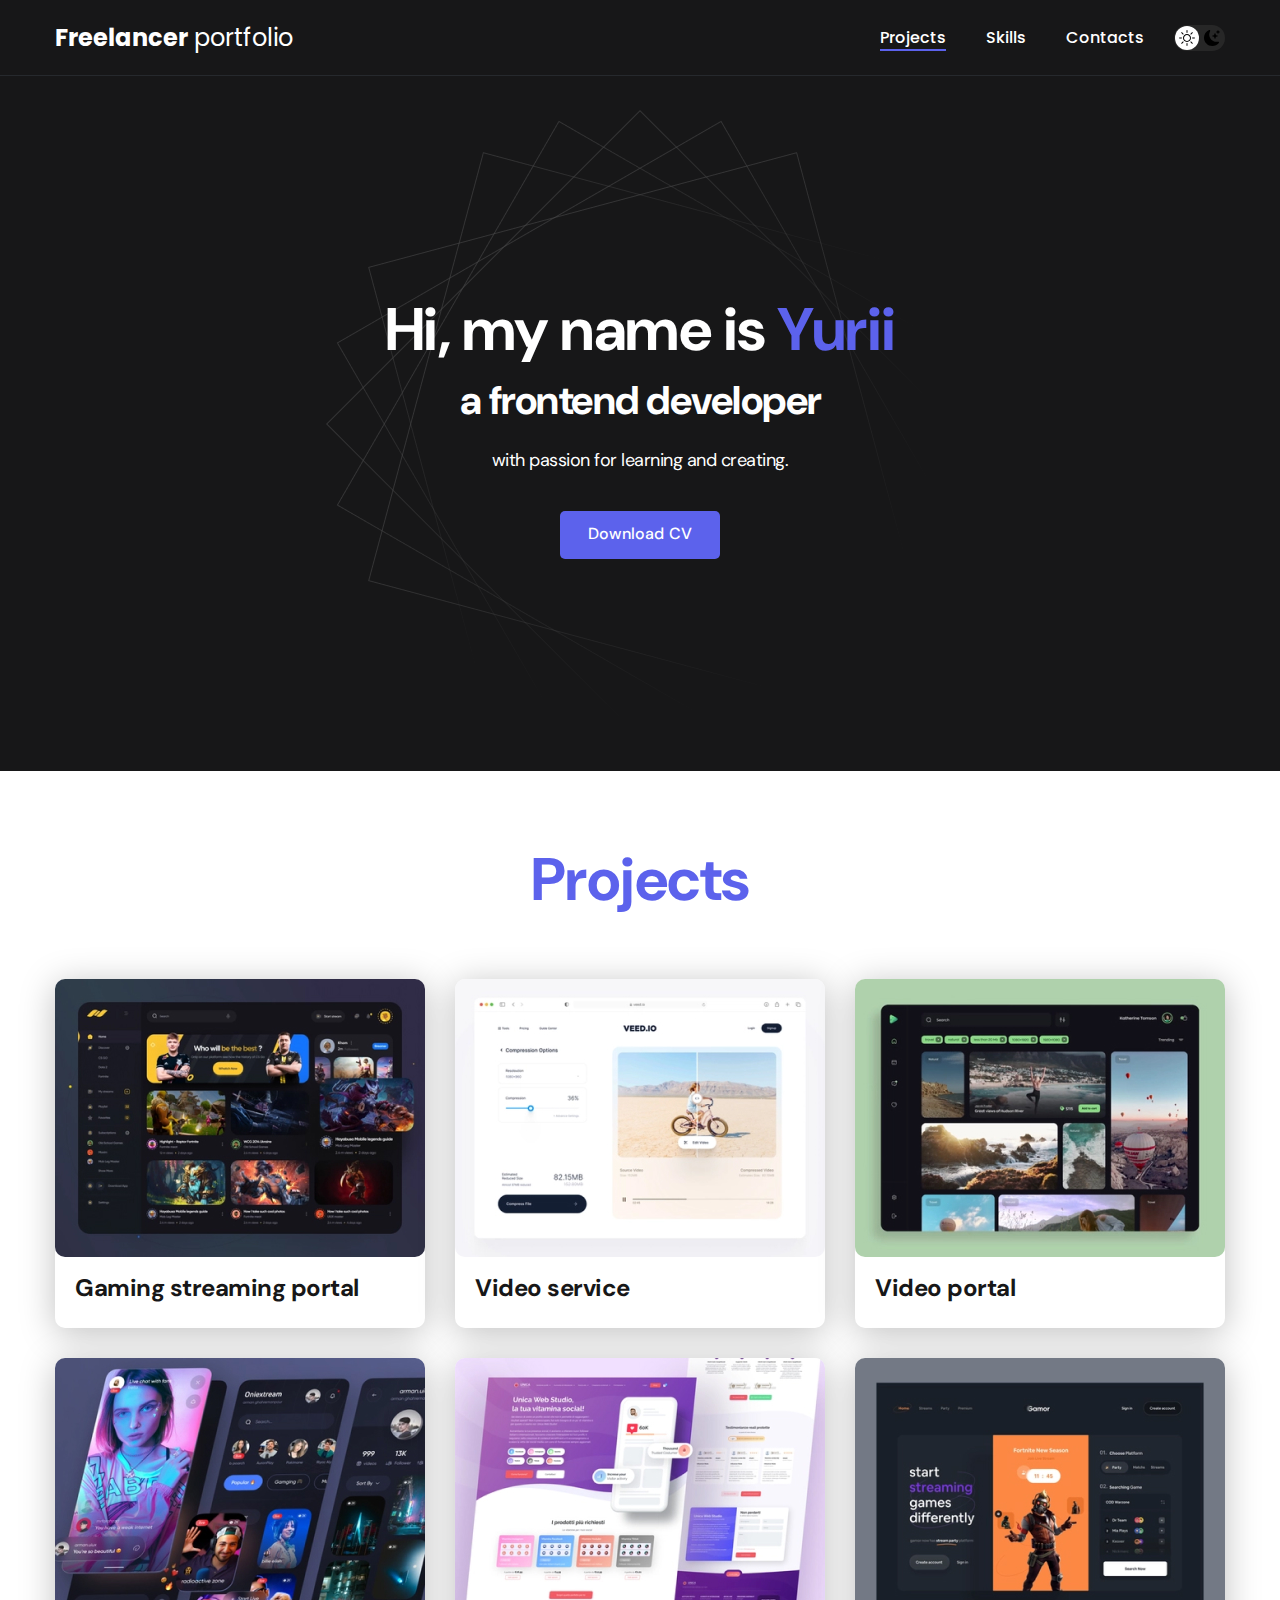
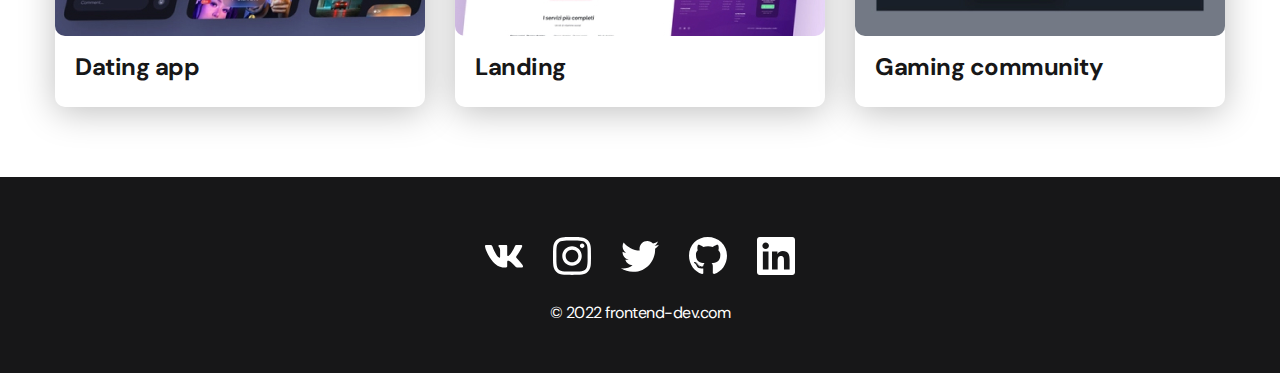
<file: index.html>
<!DOCTYPE html>
<html lang="en">
<head>
    <meta charset="UTF-8">
    <meta http-equiv="X-UA-Compatible" content="IE=edge">
    <meta name="viewport" content="width=device-width, initial-scale=1.0">
    <title>Document</title>
    <link rel="stylesheet" href="./css/main.css">
</head>
<body>
    <nav class="nav">
        <div class="container">
            <div class="nav-row">
                <a href="./index.html" class="logo"><strong>Freelancer</strong> portfolio</a>

                <button class="dark-mode-btn">
                    <img src="./img/icons/sun.svg" alt="Light mode" class="dark-mode-btn__icon">
                    <img src="./img/icons/moon.svg" alt="Dark mode" class="dark-mode-btn__icon">
                </button>

                <ul class="nav-list">
                    <li class="nav-list__item"><a href="./index.html" class="nav-list__link nav-list__link--active">Projects</a></li>
                    <li class="nav-list__item"><a href="./skills.html" class="nav-list__link">Skills</a></li>
                    <li class="nav-list__item"><a href="./contacts.html" class="nav-list__link">Contacts</a></li>
                </ul>
            </div>
        </div>
    </nav>

    <header class="header">
        <div class="header__wrapper">
            <h1 class="header__title">
                <strong>Hi, my name is <em>Yurii</em></strong><br>
                a frontend developer
            </h1>
            <div class="header__text">
                <p>with passion for learning and creating.</p>
            </div>
            <a href="#!" class="btn">Download CV</a>
        </div>
    </header>

    <main class="section">
        <div class="container">
            <h2 class="title-1">Projects</h2>
            <ul class="projects">
                <li class="project">
                        <img src="./img/projects/01.jpg" alt="Project img" class="project__img">
                        <h3 class="project__title">Gaming streaming portal</h3>
                </li>
                <li class="project">
                        <img src="./img/projects/02.jpg" alt="Project img" class="project__img">
                        <h3 class="project__title">Video service</h3>
                </li>
                <li class="project">
                        <img src="./img/projects/03.jpg" alt="Project img" class="project__img">
                        <h3 class="project__title">Video portal</h3>
                </li>

                <li class="project">
                    <img src="./img/projects/04.jpg" alt="Project img" class="project__img">
                    <h3 class="project__title">Dating app</h3>
                </li>
                <li class="project">
                    <img src="./img/projects/05.jpg" alt="Project img" class="project__img">
                    <h3 class="project__title">Landing</h3>
                </li>
                <li class="project">
                    <img src="./img/projects/06.jpg" alt="Project img" class="project__img">
                    <h3 class="project__title">Gaming community</h3>
                </li>

            </ul>
        </div>
    </main>

    <footer class="footer">
        <div class="container">
            <div class="footer__wrapper">
                <ul class="social">
                    <li class="social__item"><a href="#!"><img src="./img/icons/vk.svg" alt="Link"></a></li>
                    <li class="social__item"><a href="#!"><img src="./img/icons/instagram.svg" alt="Link"></a></li>
                    <li class="social__item"><a href="#!"><img src="./img/icons/twitter.svg" alt="Link"></a></li>
                    <li class="social__item"><a href="#!"><img src="./img/icons/gitHub.svg" alt="Link"></a></li>
                    <li class="social__item"><a href="#!"><img src="./img/icons/linkedIn.svg" alt="Link"></a></li>
                </ul>
                <div class="copyright">
                    <p>© 2022 frontend-dev.com</p>
                </div>
            </div>
        </div>
    </footer>

    <script src="./js/main.js"></script>

</body>
</html>
</file>
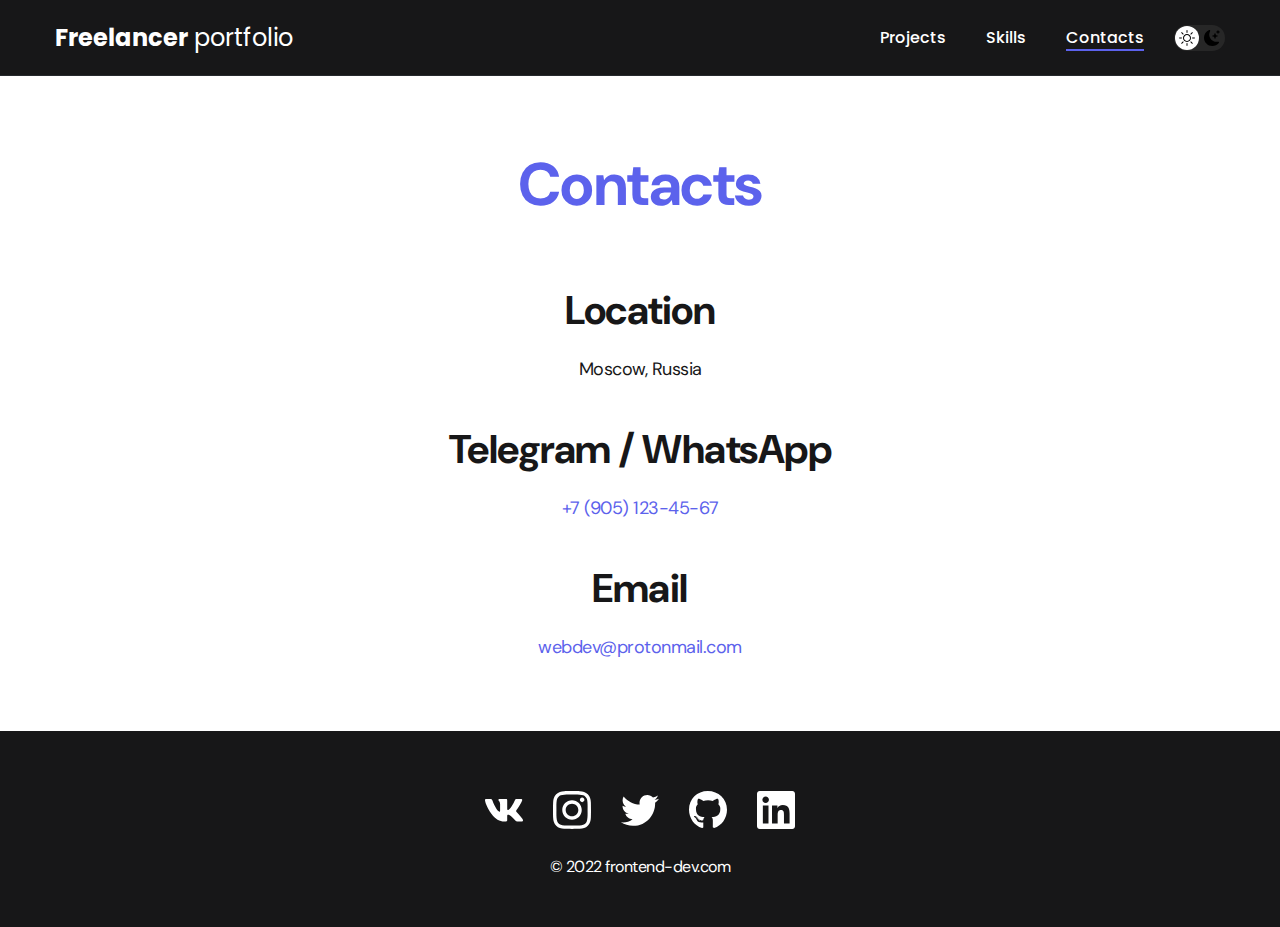
<file: contacts.html>
<!DOCTYPE html>
<html lang="en">
<head>
    <meta charset="UTF-8">
    <meta http-equiv="X-UA-Compatible" content="IE=edge">
    <meta name="viewport" content="width=device-width, initial-scale=1.0">
    <title>Freelancer portfolio</title>
    <link rel="stylesheet" href="./css/main.css">
</head>
<body>
    <nav class="nav">
        <div class="container">
            <div class="nav-row">
                <a href="./index.html" class="logo"><strong>Freelancer</strong> portfolio</a>

                <button class="dark-mode-btn">
                    <img src="./img/icons/sun.svg" alt="Light mode" class="dark-mode-btn__icon">
                    <img src="./img/icons/moon.svg" alt="Dark mode" class="dark-mode-btn__icon">
                </button>
                
                <ul class="nav-list">
                    <li class="nav-list__item"><a href="./index.html" class="nav-list__link">Projects</a></li>
                    <li class="nav-list__item"><a href="./skills.html" class="nav-list__link">Skills</a></li>
                    <li class="nav-list__item"><a href="./contacts.html" class="nav-list__link nav-list__link--active">Contacts</a></li>
                </ul>
            </div>
        </div>
    </nav>

    <main class="section">
        <div class="container">
                <h1 class="title-1">Contacts</h1>

                <ul class="content-list">
                    <li class="content-list__item">
                        <h2 class="title-2">Location</h2>
                        <p>Moscow, Russia</p>
                    </li>
                    <li class="content-list__item">
                        <h2 class="title-2">Telegram / WhatsApp</h2>
                        <p><a href="">+7 (905) 123-45-67</a></p>
                    </li>
                    <li class="content-list__item">
                        <h2 class="title-2">Email</h2>
                        <p><a href="">webdev@protonmail.com</a></p>
                    </li>
                </ul>

        </div>
    </main>

    <footer class="footer">
        <div class="container">
            <div class="footer__wrapper">
                <ul class="social">
                    <li class="social__item"><a href="#!"><img src="./img/icons/vk.svg" alt="Link"></a></li>
                    <li class="social__item"><a href="#!"><img src="./img/icons/instagram.svg" alt="Link"></a></li>
                    <li class="social__item"><a href="#!"><img src="./img/icons/twitter.svg" alt="Link"></a></li>
                    <li class="social__item"><a href="#!"><img src="./img/icons/gitHub.svg" alt="Link"></a></li>
                    <li class="social__item"><a href="#!"><img src="./img/icons/linkedIn.svg" alt="Link"></a></li>
                </ul>
                <div class="copyright">
                    <p>© 2022 frontend-dev.com</p>
                </div>
            </div>
        </div>
    </footer>

    <script src="./js/main.js"></script>

</body>
</html>
</file>
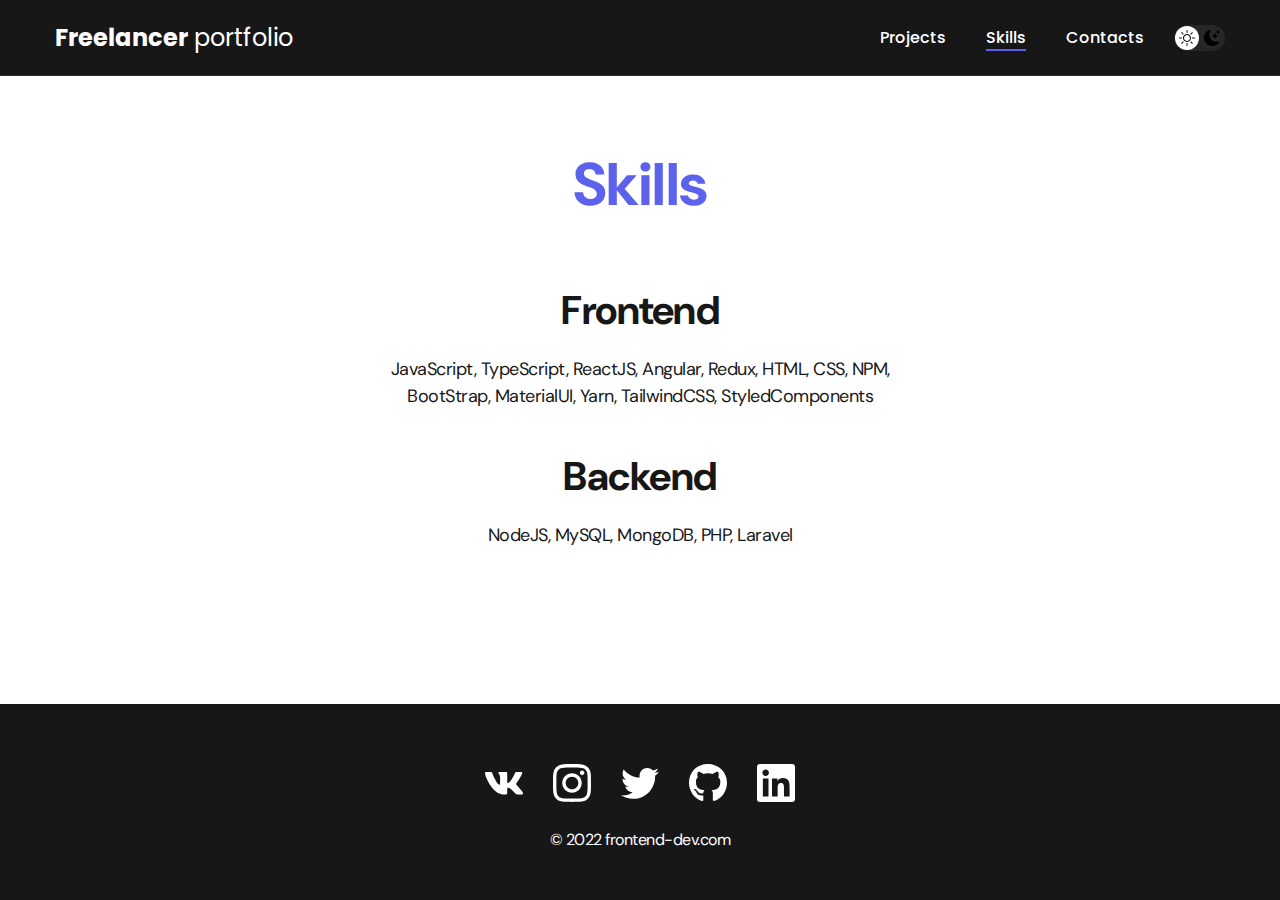
<file: skills.html>
<!DOCTYPE html>
<html lang="en">
<head>
    <meta charset="UTF-8">
    <meta http-equiv="X-UA-Compatible" content="IE=edge">
    <meta name="viewport" content="width=device-width, initial-scale=1.0">
    <title>Freelancer portfolio</title>
    <link rel="stylesheet" href="./css/main.css">
</head>
<body>
    <nav class="nav">
        <div class="container">
            <div class="nav-row">
                <a href="./index.html" class="logo"><strong>Freelancer</strong> portfolio</a>

                <button class="dark-mode-btn">
                    <img src="./img/icons/sun.svg" alt="Light mode" class="dark-mode-btn__icon">
                    <img src="./img/icons/moon.svg" alt="Dark mode" class="dark-mode-btn__icon">
                </button>

                <ul class="nav-list">
                    <li class="nav-list__item"><a href="./index.html" class="nav-list__link">Projects</a></li>
                    <li class="nav-list__item"><a href="./skills.html" class="nav-list__link nav-list__link--active">Skills</a></li>
                    <li class="nav-list__item"><a href="./contacts.html" class="nav-list__link">Contacts</a></li>
                </ul>
            </div>
        </div>
    </nav>

    <main class="section">
        <div class="container">
                <h1 class="title-1">Skills</h1>

                <ul class="content-list">
                    <li class="content-list__item">
                        <h2 class="title-2">Frontend</h2>
                        <p>JavaScript, TypeScript, ReactJS, Angular, Redux, HTML, CSS, NPM, BootStrap, MaterialUI, Yarn, TailwindCSS, StyledComponents</p>
                    </li>
                    <li class="content-list__item">
                        <h2 class="title-2">Backend</h2>
                        <p>NodeJS, MySQL, MongoDB, PHP, Laravel</p>
                    </li>
                </ul>

        </div>
    </main>

    <footer class="footer">
        <div class="container">
            <div class="footer__wrapper">
                <ul class="social">
                    <li class="social__item"><a href="#!"><img src="./img/icons/vk.svg" alt="Link"></a></li>
                    <li class="social__item"><a href="#!"><img src="./img/icons/instagram.svg" alt="Link"></a></li>
                    <li class="social__item"><a href="#!"><img src="./img/icons/twitter.svg" alt="Link"></a></li>
                    <li class="social__item"><a href="#!"><img src="./img/icons/gitHub.svg" alt="Link"></a></li>
                    <li class="social__item"><a href="#!"><img src="./img/icons/linkedIn.svg" alt="Link"></a></li>
                </ul>
                <div class="copyright">
                    <p>© 2022 frontend-dev.com</p>
                </div>
            </div>
        </div>
    </footer>

    <script src="./js/main.js"></script>

</body>
</html>
</file>
<file: css/main.css>
@import "./reset.css";
@import url('https://fonts.googleapis.com/css2?family=DM+Sans:wght@400;500;700&family=Poppins:wght@400;500;700&display=swap');


:root {
    --blackpure: #000;
    --black: #171718;
    --black-border: #26292D;
    --white: #fff;
    --purple: #5C62EC;

    --text-color: var(--black);

    --dark-bg: var(--black);
    --dark-border: var(--black-border);
    --header-text: var(--white);
    --accent: var(--purple);

    
    --page-bg: var(--white);
    --text-color: var(--black);

    --title-1: var(--accent);

    --project-card-bg: var(--white);
    --project-card-text: var(--black);
    --box-shadow: 0px 5px 35px rgba(0, 0, 0, 0.25);
}

.dark {
     
    --page-bg: #252526;
    --text-color: var(--white);

    --title-1: var(--white);

    --project-card-bg: var(--black);
    --project-card-text: var(--white);
    --box-shadow: 0px 5px 35px rgba(0, 0, 0, 0.8);
}

html, body {
    display: flex;
    flex-direction: column;
    min-height: 100vh;

    font-family: 'DM Sans', sans-serif;
    letter-spacing: -0.5px;

    
    background-color: var(--page-bg);
    color: var(--text-color);
}



.container {
    margin: 0 auto;
    padding: 0 15px;
    max-width: 1200px;
}

.none {
    display: none !important;
}

.section {
    padding: 70px 0;
}

.title-1 {
    margin-bottom: 60px;

    font-size: 60px;
    font-weight: 700;
    line-height: 1.3;
    color: var(--title-1);
    text-align: center;
}

.title-2 {
    margin-bottom: 20px;

    font-size: 40px;
    font-weight: 700;
    line-height: 1.3;
}



.nav {
    padding: 20px 0;
    border-bottom: 1px solid var(--dark-border);
    background-color: var(--dark-bg);
    color: var(--header-text);
    letter-spacing: normal;
}

.nav-row {
    display: flex;
    justify-content: flex-end;
    align-items: center;
    column-gap: 30px;
    row-gap: 20px;
    flex-wrap: wrap;
}

.logo {
    margin-right: auto;
    color: var(--header-text);
    font-size: 24px;
    font-family: 'Poppins', sans-serif;
}

.logo strong {
    font-weight: 700;
}

.nav-list {
    display: flex;
    flex-wrap: wrap;
    row-gap: 10px;
    align-items: center;
    column-gap: 40px;
    font-size: 16px;
    font-weight: 500;
    font-family: 'Poppins', sans-serif;
}

.nav-list__link {
    color: var(--header-text);
    transition: opacity 0.2s ease-in;
}

.nav-list__link:hover {
    opacity: 0.8;
}

.nav-list__link--active {
    position: relative;
}

.nav-list__link--active::before {
    content: "";

    position: absolute;
    left: 0;
    top: 100%;

    display: block;
    height: 2px;
    width: 100%;
    background-color: var(--accent);
}



.dark-mode-btn {
    order: 9;

    position: relative;
    display: flex;
    justify-content: space-between;

    width: 51px;
    height: 26px;
    padding: 5px;

    border-radius: 50px;
    background-color: #272727;
}

.dark-mode-btn::before {
    content: "";

    position: absolute;
    top: 1px;
    left: 1px;

    display: block;
    width: 24px;
    height: 24px;

    border-radius: 50%;
    background-color: var(--white);

    transition: left 0.2s ease-in;
}

.dark-mode-btn--active::before {
    left: 26px;
}

.dark-mode-btn__icon {
    position: relative;
    z-index: 9;
}



.header {
    padding: 40px 0;
    min-height: 695px;

    display: flex;
    justify-content: center;
    align-items: center;

    background-color: var(--dark-bg);
    background-image: url('./../img/header-bg.png');
    background-repeat: no-repeat;
    background-size: auto;
    background-position: center center;

    color: var(--header-text);
    text-align: center;
}

.header__wrapper {
    padding: 0 15px;
    max-width: 660px;
}

.header__title {
    margin-bottom: 20px;
    font-size: 40px;
    font-weight: 700;
    line-height: 1.4;
}

.header__title strong {
    font-size: 60px;
    font-weight: 700;
}

.header__title em {
    font-style: normal;
    color: var(--accent);
}

.header__text {
    margin-bottom: 40px;
    font-size: 18px;
    line-height: 1.333;
}

.header__text p + p{
    margin-top: 0.5em;
}



.btn {
    display: inline-block;
    height: 48px;
    padding: 12px 28px;

    border-radius: 5px;
    background-color: var(--accent);
    color: var(--white);
    letter-spacing: 0.15px;
    font-size: 16px;
    font-weight: 500;

    transition: opacity 0.2s ease-in;
}

.btn:hover {
    opacity: 0.8;
}

.btn:active {
    position: relative;
    top: 1px;
}



.btn-outline {
    display: flex;
    column-gap: 10px;
    align-items: center;

    height: 48px;
    padding: 12px 20px;

    border-radius: 5px;
    border: 1px solid var(--blackpure);
    background-color: var(--white);
    color: var(--blackpure);

    transition: opacity 0.2s ease-in;
}

.btn-outline:hover {
    opacity: 0.8;
}

.btn-outline:active {
    position: relative;
    top: 1px;
}



.projects {
    display: flex;
    justify-content: center;
    flex-wrap: wrap;
    column-gap: 30px;
    row-gap: 30px;
}

.project {
    max-width: 370px;
    background-color: var(--project-card-bg);
    box-shadow: var(--box-shadow);
    border-radius: 10px;
}

.project__img {
    border-radius: 10px;
}

.project__title {
    padding: 15px 20px 25px;
    font-weight: 700;
    font-size: 24px;
    line-height: 1.3;
    color: var(--project-card-text);
}



.project-details {
    margin: 0 auto;
    max-width: 865px;

    display: flex;
    flex-direction: column;
    align-items: center;

    text-align: center;
}

.project-details__cover {
    max-width: 100%;
    margin-bottom: 40px;

    box-shadow: 0px 5px 35px rgba(0, 0, 0, 0.25);
    border-radius: 10px;
}

.project-details__desc {
    margin-bottom: 30px;

    font-weight: 700;
    font-size: 24px;
    line-height: 1.3;
}



.content-list {
    margin: 0 auto;
    max-width: 570px;
    display: flex;
    flex-direction: column;
    align-items: center;
    row-gap: 40px;
    text-align: center;
}

.content-list a {
    color: var(--accent);
}

.content-list__item {
    font-size: 18px;
    line-height: 1.5;
}

.content-list__item p + p {
    margin-top: 0.5em;
}



.footer {
    margin-top: auto;
    padding: 60px 0 50px;
    background-color: var(--dark-bg);
    color: var(--header-text);
}

.footer__wrapper {
    display: flex;
    flex-direction: column;
    align-items: center;
    row-gap: 27px;
}

.social {
    display: flex;
    column-gap: 30px;
    align-items: center;
}

.copyright {
    font-size: 16px;
}

.copyright p + p {
    margin-top: 0.5em;
}

@media (max-width: 620px) {


    .header {
        min-height: unset;
    }

    .header__title {
        font-size: 30px;
    }

    .header__title strong {
        font-size: 40px;
    }

    

    .nav-row {
        justify-content: space-between;
    }

    .dark-mode-btn {
        order: 0;
    }

    

    .section {
        padding: 40px 0;
    }

    .title-1 {
        margin-bottom: 30px;
        font-size: 40px;
    }

    .title-2 {
        margin-bottom: 10px;
        font-size: 30px;
    }

    

    .project__title {
        font-size: 22px;
    }

    

    .project-details__desc {
        margin-bottom: 20px;
        font-size: 22px;
    }

    

    .content-list {
        row-gap: 20px;
    }

    .content-list__item {
        font-size: 16px;
    }

    

    .footer {
        padding: 40px 0 30px;
    }

    .footer__wrapper {
        row-gap: 20px;
    }

    

    .social {
        column-gap: 20px;
    }

    .social__item {
        width: 28px;
    }

}
</file>
